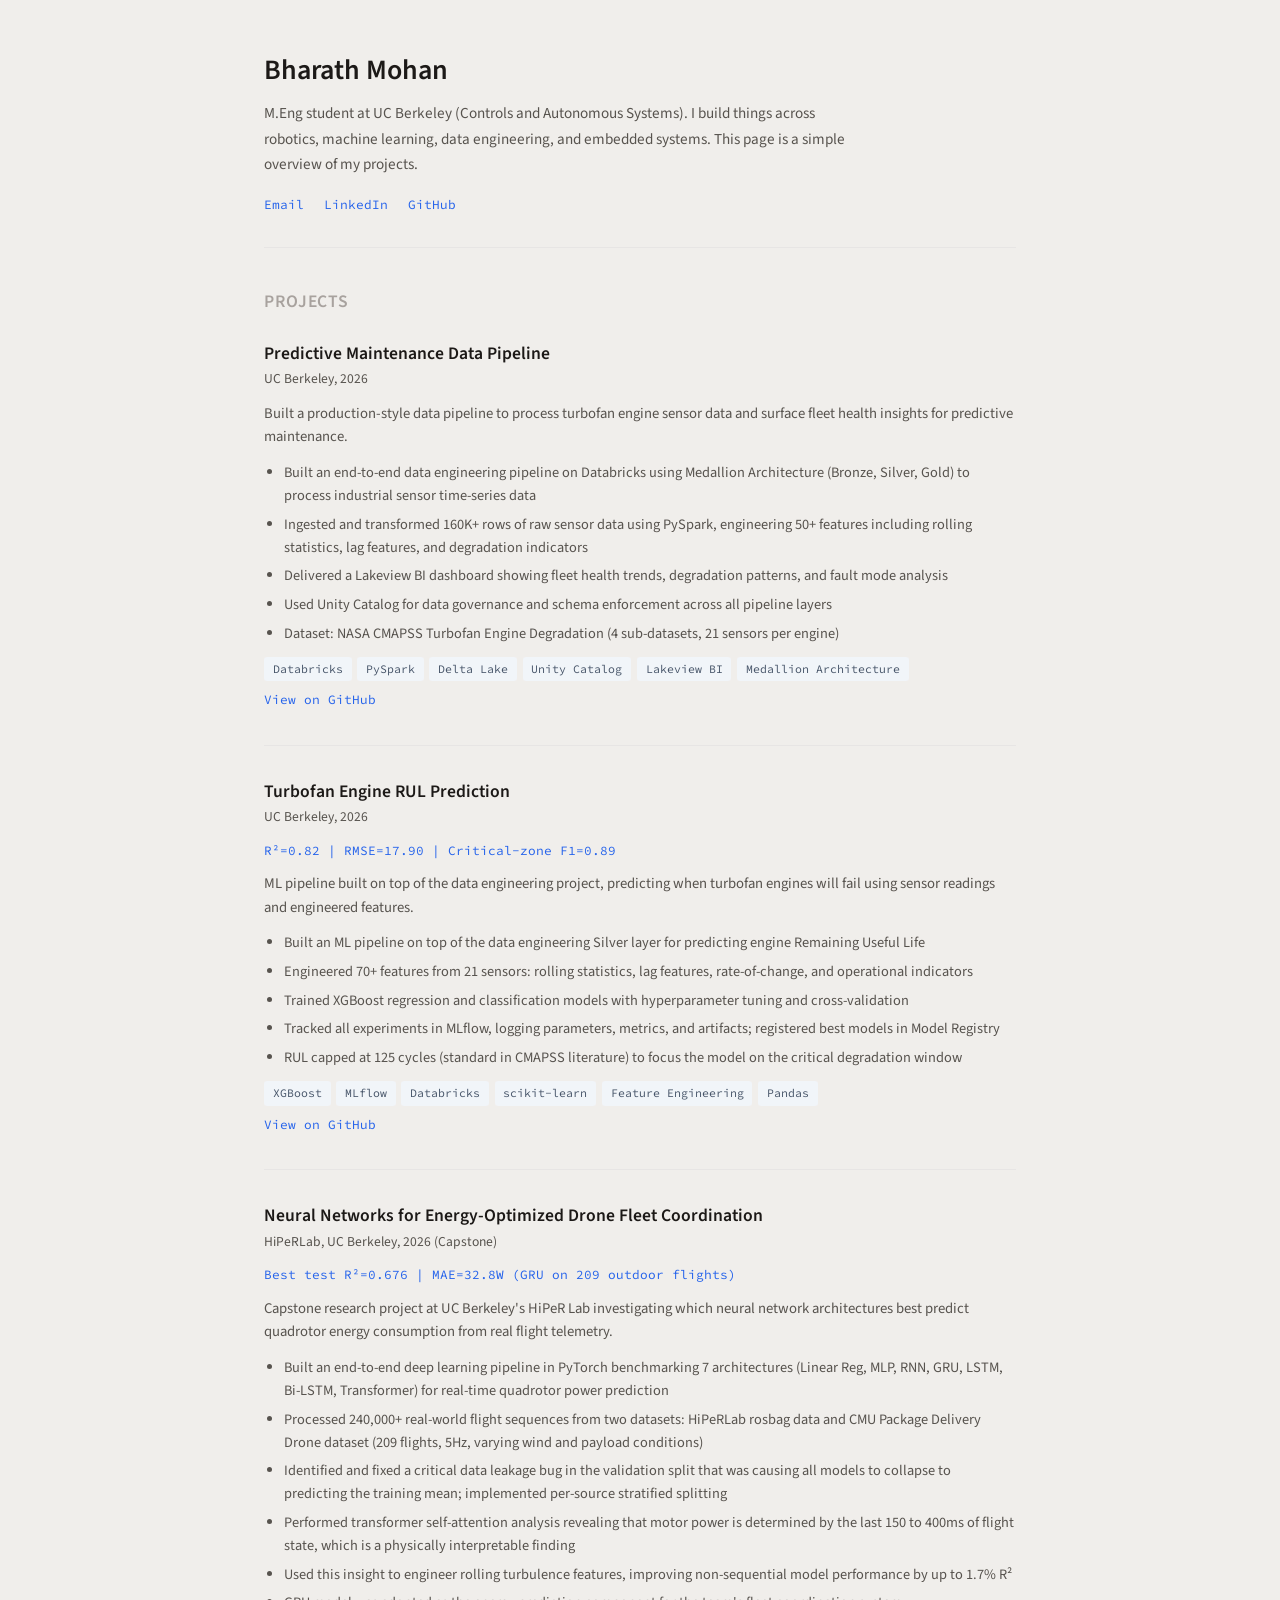
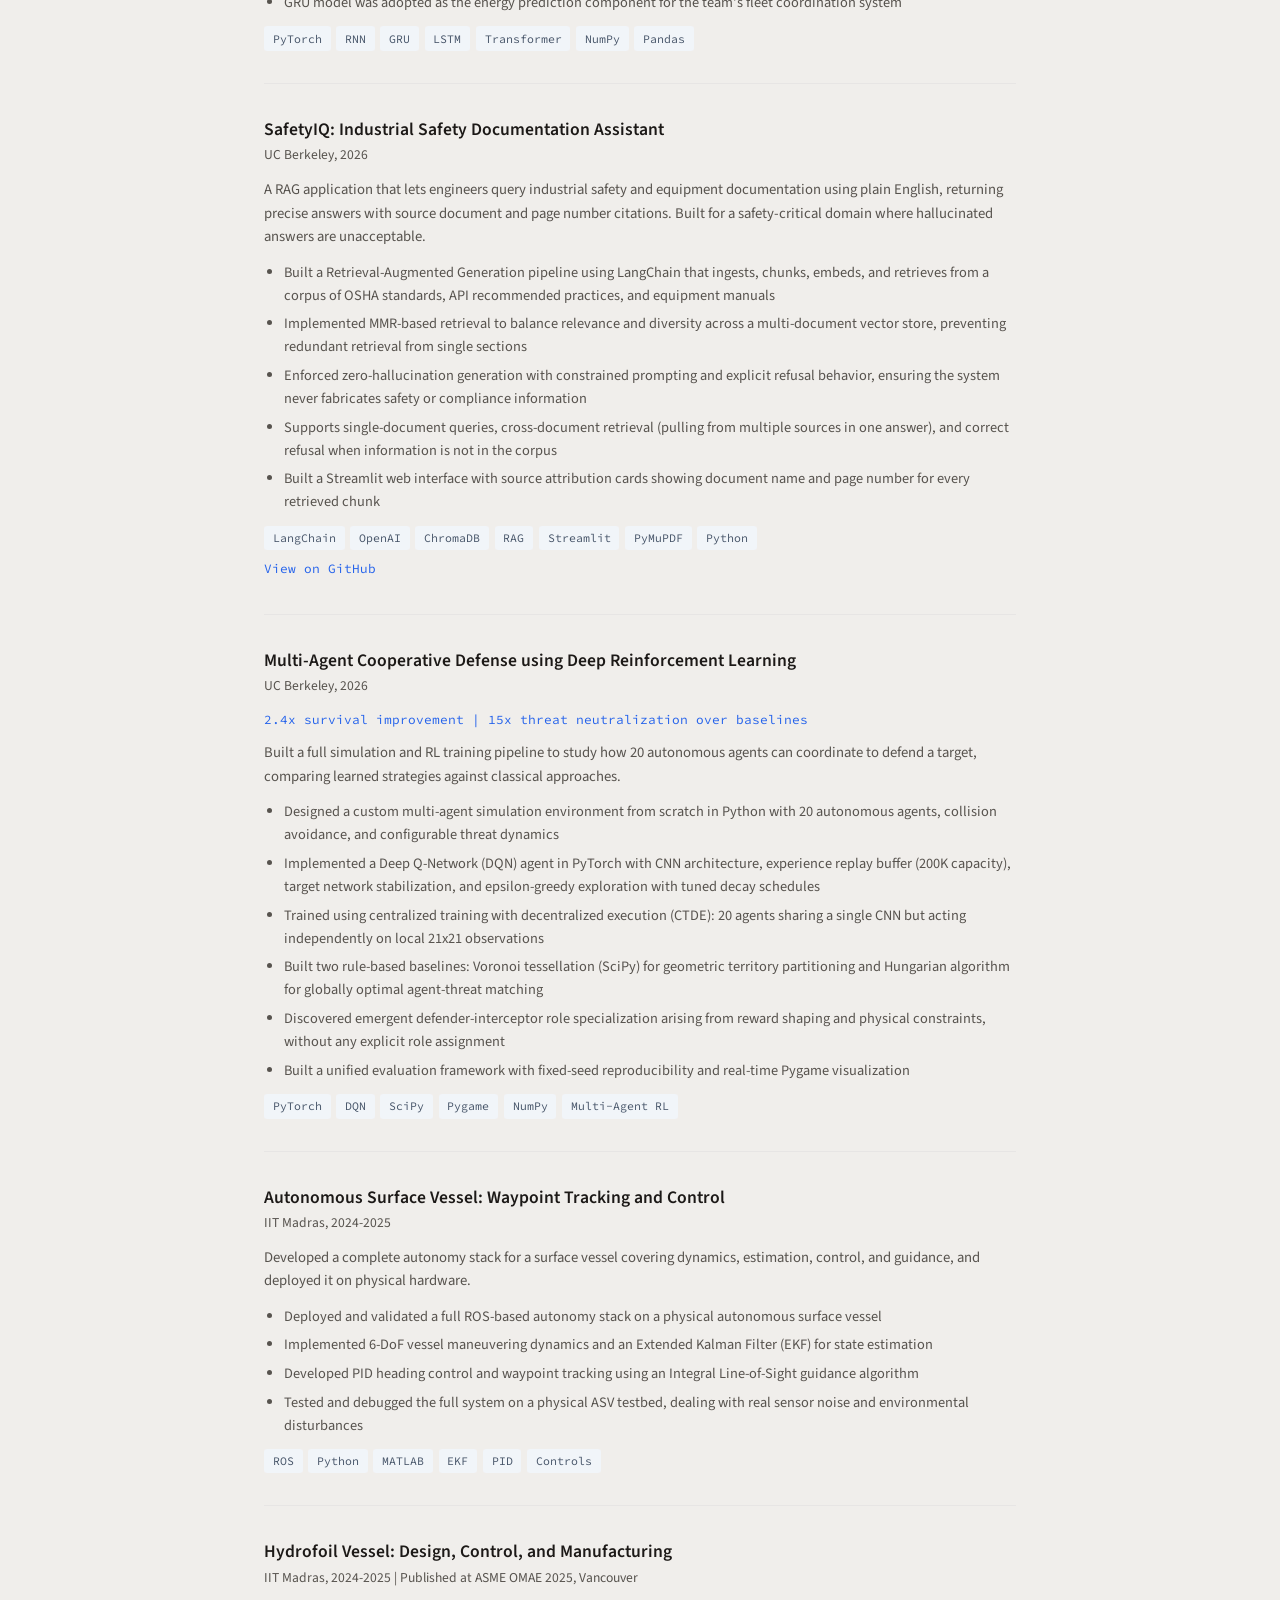
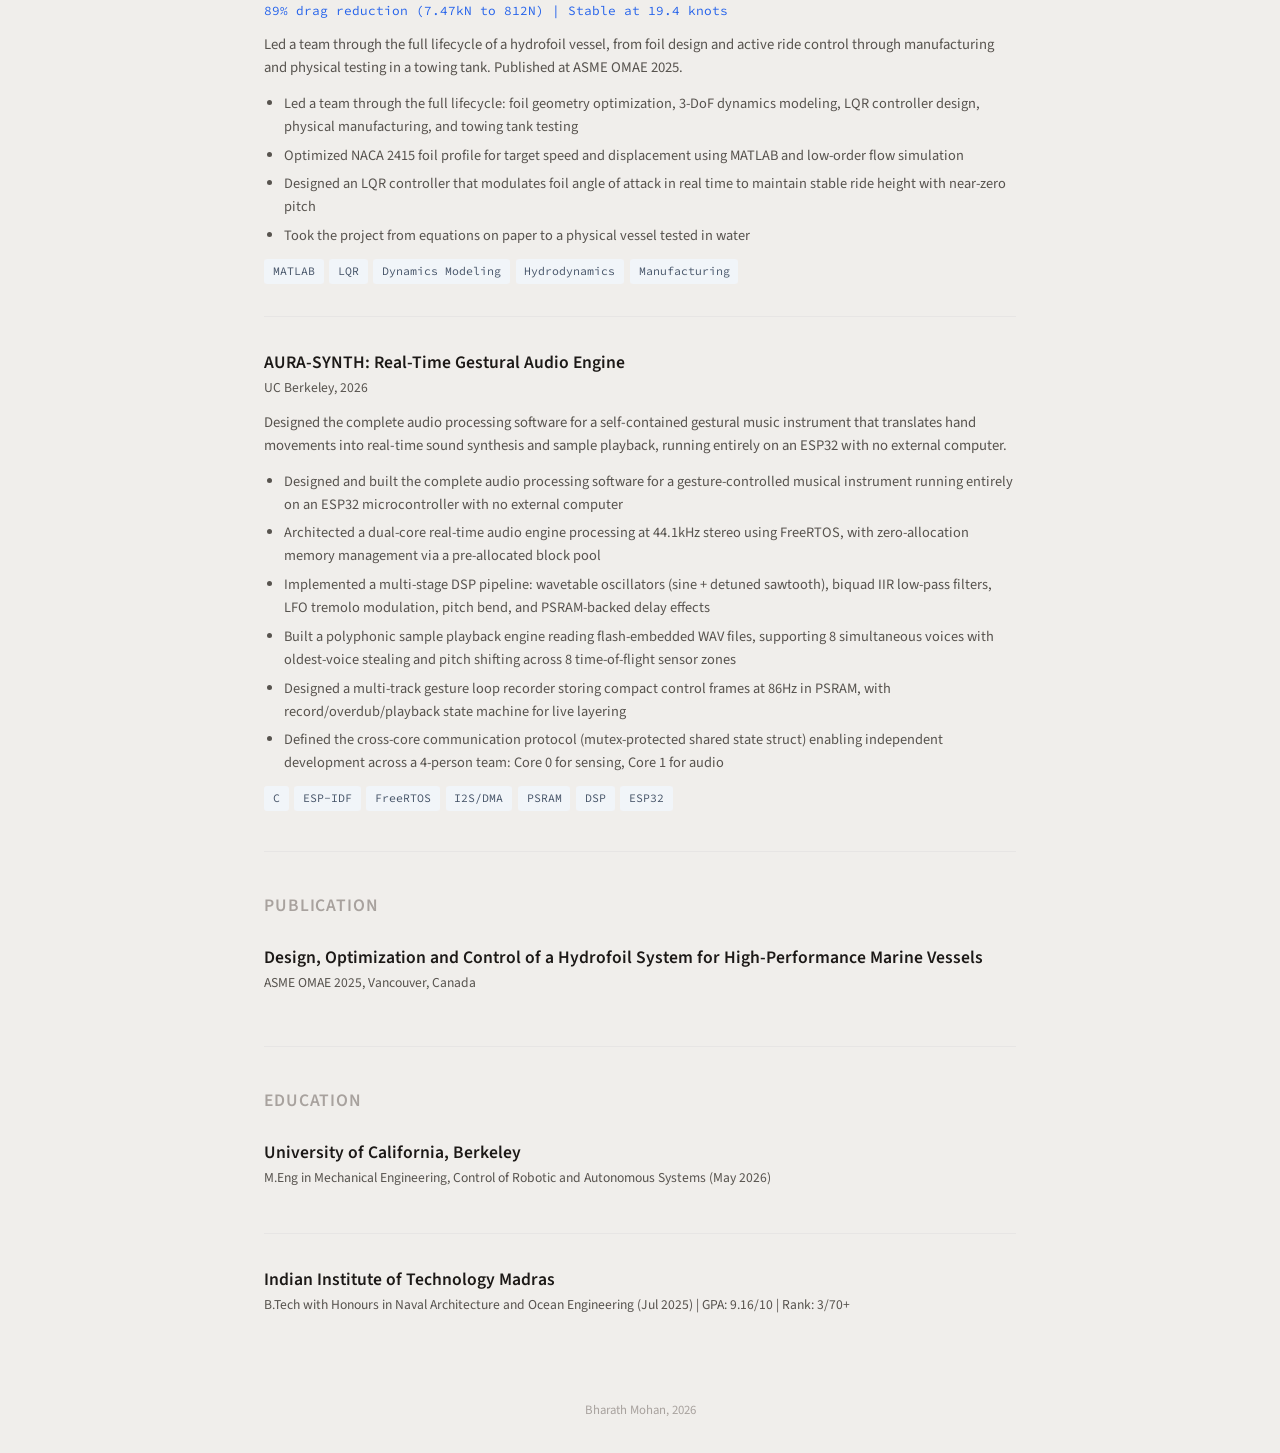
<file: index.html>
<!DOCTYPE html>
<html lang="en">
<head>
    <meta charset="UTF-8">
    <meta name="viewport" content="width=device-width, initial-scale=1.0">
    <title>Bharath Mohan</title>
    <link href="https://fonts.googleapis.com/css2?family=Source+Sans+3:wght@300;400;500;600&family=Source+Code+Pro:wght@400;500&display=swap" rel="stylesheet">
    <style>
        :root {
            --bg: #f0eeeb;
            --text: #1c1917;
            --text-light: #57534e;
            --text-muted: #a8a29e;
            --border: #e7e5e4;
            --accent: #2563eb;
            --tag-bg: #f1f5f9;
            --tag-text: #475569;
        }

        * { margin: 0; padding: 0; box-sizing: border-box; }

        body {
            font-family: 'Source Sans 3', -apple-system, sans-serif;
            background: var(--bg);
            color: var(--text);
            line-height: 1.6;
            -webkit-font-smoothing: antialiased;
        }

        .container {
            max-width: 800px;
            margin: 0 auto;
            padding: 0 1.5rem;
        }

        header {
            padding: 3rem 0 2rem;
            border-bottom: 1px solid var(--border);
        }

        header h1 {
            font-size: 1.75rem;
            font-weight: 600;
            margin-bottom: 0.5rem;
        }

        header p {
            font-size: 0.95rem;
            color: var(--text-light);
            max-width: 600px;
            line-height: 1.7;
        }

        .header-links {
            margin-top: 1rem;
            display: flex;
            gap: 1.25rem;
            flex-wrap: wrap;
        }

        .header-links a {
            font-family: 'Source Code Pro', monospace;
            font-size: 0.8rem;
            color: var(--accent);
            text-decoration: none;
        }

        .header-links a:hover { text-decoration: underline; }

        section {
            padding: 2.5rem 0;
            border-bottom: 1px solid var(--border);
        }

        section:last-of-type { border-bottom: none; }

        section h2 {
            font-size: 1.1rem;
            font-weight: 600;
            text-transform: uppercase;
            letter-spacing: 0.05em;
            color: var(--text-muted);
            margin-bottom: 1.5rem;
        }

        .project {
            margin-bottom: 2rem;
            padding-bottom: 2rem;
            border-bottom: 1px solid var(--border);
        }

        .project:last-child {
            margin-bottom: 0;
            padding-bottom: 0;
            border-bottom: none;
        }

        .project h3 {
            font-size: 1.1rem;
            font-weight: 600;
        }

        .project-context {
            font-size: 0.85rem;
            color: var(--text-light);
            margin-bottom: 0.75rem;
        }

        .project-result {
            font-family: 'Source Code Pro', monospace;
            font-size: 0.8rem;
            color: var(--accent);
            margin-bottom: 0.75rem;
        }

        .project ul {
            padding-left: 1.25rem;
            margin-bottom: 0.75rem;
        }

        .project li {
            font-size: 0.9rem;
            color: var(--text-light);
            margin-bottom: 0.35rem;
            line-height: 1.6;
        }

        .tags {
            display: flex;
            flex-wrap: wrap;
            gap: 0.35rem;
            margin-top: 0.5rem;
        }

        .tag {
            font-family: 'Source Code Pro', monospace;
            font-size: 0.72rem;
            padding: 0.2rem 0.55rem;
            background: var(--tag-bg);
            color: var(--tag-text);
            border-radius: 3px;
        }

        .github-link {
            display: inline-block;
            margin-top: 0.5rem;
            font-family: 'Source Code Pro', monospace;
            font-size: 0.8rem;
            color: var(--accent);
            text-decoration: none;
        }

        .github-link:hover { text-decoration: underline; }

        footer {
            padding: 2rem 0;
            text-align: center;
            font-size: 0.8rem;
            color: var(--text-muted);
        }

        @media (max-width: 600px) {
            header { padding: 2rem 0 1.5rem; }
        }
    </style>
</head>
<body>

<div class="container">

<header>
    <h1>Bharath Mohan</h1>
    <p>M.Eng student at UC Berkeley (Controls and Autonomous Systems). I build things across robotics, machine learning, data engineering, and embedded systems. This page is a simple overview of my projects.</p>
    <div class="header-links">
        <a href="mailto:bharathvinodmohan@gmail.com">Email</a>
        <a href="https://linkedin.com/in/vbharathmohan" target="_blank">LinkedIn</a>
        <a href="https://github.com/vbharathmohan/bharath-data-portfolio" target="_blank">GitHub</a>
    </div>
</header>

<section>
    <h2>Projects</h2>

    <div class="project">
        <h3>Predictive Maintenance Data Pipeline</h3>
        <div class="project-context">UC Berkeley, 2026</div>
        <p style="font-size: 0.92rem; color: var(--text-light); margin-bottom: 0.75rem;">Built a production-style data pipeline to process turbofan engine sensor data and surface fleet health insights for predictive maintenance.</p>
        <ul>
            <li>Built an end-to-end data engineering pipeline on Databricks using Medallion Architecture (Bronze, Silver, Gold) to process industrial sensor time-series data</li>
            <li>Ingested and transformed 160K+ rows of raw sensor data using PySpark, engineering 50+ features including rolling statistics, lag features, and degradation indicators</li>
            <li>Delivered a Lakeview BI dashboard showing fleet health trends, degradation patterns, and fault mode analysis</li>
            <li>Used Unity Catalog for data governance and schema enforcement across all pipeline layers</li>
            <li>Dataset: NASA CMAPSS Turbofan Engine Degradation (4 sub-datasets, 21 sensors per engine)</li>
        </ul>
        <div class="tags">
            <span class="tag">Databricks</span>
            <span class="tag">PySpark</span>
            <span class="tag">Delta Lake</span>
            <span class="tag">Unity Catalog</span>
            <span class="tag">Lakeview BI</span>
            <span class="tag">Medallion Architecture</span>
        </div>
        <a href="https://github.com/vbharathmohan/bharath-data-portfolio/tree/main/cmapss-pipeline" class="github-link" target="_blank">View on GitHub</a>
    </div>

    <div class="project">
        <h3>Turbofan Engine RUL Prediction</h3>
        <div class="project-context">UC Berkeley, 2026</div>
        <div class="project-result">R²=0.82 | RMSE=17.90 | Critical-zone F1=0.89</div>
        <p style="font-size: 0.92rem; color: var(--text-light); margin-bottom: 0.75rem;">ML pipeline built on top of the data engineering project, predicting when turbofan engines will fail using sensor readings and engineered features.</p>
        <ul>
            <li>Built an ML pipeline on top of the data engineering Silver layer for predicting engine Remaining Useful Life</li>
            <li>Engineered 70+ features from 21 sensors: rolling statistics, lag features, rate-of-change, and operational indicators</li>
            <li>Trained XGBoost regression and classification models with hyperparameter tuning and cross-validation</li>
            <li>Tracked all experiments in MLflow, logging parameters, metrics, and artifacts; registered best models in Model Registry</li>
            <li>RUL capped at 125 cycles (standard in CMAPSS literature) to focus the model on the critical degradation window</li>
        </ul>
        <div class="tags">
            <span class="tag">XGBoost</span>
            <span class="tag">MLflow</span>
            <span class="tag">Databricks</span>
            <span class="tag">scikit-learn</span>
            <span class="tag">Feature Engineering</span>
            <span class="tag">Pandas</span>
        </div>
        <a href="https://github.com/vbharathmohan/bharath-data-portfolio/tree/main/cmapss-ml" class="github-link" target="_blank">View on GitHub</a>
    </div>

    <div class="project">
        <h3>Neural Networks for Energy-Optimized Drone Fleet Coordination</h3>
        <div class="project-context">HiPeRLab, UC Berkeley, 2026 (Capstone)</div>
        <div class="project-result">Best test R²=0.676 | MAE=32.8W (GRU on 209 outdoor flights)</div>
        <p style="font-size: 0.92rem; color: var(--text-light); margin-bottom: 0.75rem;">Capstone research project at UC Berkeley's HiPeR Lab investigating which neural network architectures best predict quadrotor energy consumption from real flight telemetry.</p>
        <ul>
            <li>Built an end-to-end deep learning pipeline in PyTorch benchmarking 7 architectures (Linear Reg, MLP, RNN, GRU, LSTM, Bi-LSTM, Transformer) for real-time quadrotor power prediction</li>
            <li>Processed 240,000+ real-world flight sequences from two datasets: HiPeRLab rosbag data and CMU Package Delivery Drone dataset (209 flights, 5Hz, varying wind and payload conditions)</li>
            <li>Identified and fixed a critical data leakage bug in the validation split that was causing all models to collapse to predicting the training mean; implemented per-source stratified splitting</li>
            <li>Performed transformer self-attention analysis revealing that motor power is determined by the last 150 to 400ms of flight state, which is a physically interpretable finding</li>
            <li>Used this insight to engineer rolling turbulence features, improving non-sequential model performance by up to 1.7% R²</li>
            <li>GRU model was adopted as the energy prediction component for the team's fleet coordination system</li>
        </ul>
        <div class="tags">
            <span class="tag">PyTorch</span>
            <span class="tag">RNN</span>
            <span class="tag">GRU</span>
            <span class="tag">LSTM</span>
            <span class="tag">Transformer</span>
            <span class="tag">NumPy</span>
            <span class="tag">Pandas</span>
        </div>
    </div>


    <div class="project">
        <h3>SafetyIQ: Industrial Safety Documentation Assistant</h3>
        <div class="project-context">UC Berkeley, 2026</div>
        <p style="font-size: 0.92rem; color: var(--text-light); margin-bottom: 0.75rem;">A RAG application that lets engineers query industrial safety and equipment documentation using plain English, returning precise answers with source document and page number citations. Built for a safety-critical domain where hallucinated answers are unacceptable.</p>
        <ul>
            <li>Built a Retrieval-Augmented Generation pipeline using LangChain that ingests, chunks, embeds, and retrieves from a corpus of OSHA standards, API recommended practices, and equipment manuals</li>
            <li>Implemented MMR-based retrieval to balance relevance and diversity across a multi-document vector store, preventing redundant retrieval from single sections</li>
            <li>Enforced zero-hallucination generation with constrained prompting and explicit refusal behavior, ensuring the system never fabricates safety or compliance information</li>
            <li>Supports single-document queries, cross-document retrieval (pulling from multiple sources in one answer), and correct refusal when information is not in the corpus</li>
            <li>Built a Streamlit web interface with source attribution cards showing document name and page number for every retrieved chunk</li>
        </ul>
        <div class="tags">
            <span class="tag">LangChain</span>
            <span class="tag">OpenAI</span>
            <span class="tag">ChromaDB</span>
            <span class="tag">RAG</span>
            <span class="tag">Streamlit</span>
            <span class="tag">PyMuPDF</span>
            <span class="tag">Python</span>
        </div>
        <a href="https://github.com/vbharathmohan/bharath-data-portfolio/tree/main/safetyiq" class="github-link" target="_blank">View on GitHub</a>
    </div>

    

    <div class="project">
        <h3>Multi-Agent Cooperative Defense using Deep Reinforcement Learning</h3>
        <div class="project-context">UC Berkeley, 2026</div>
        <div class="project-result">2.4x survival improvement | 15x threat neutralization over baselines</div>
        <p style="font-size: 0.92rem; color: var(--text-light); margin-bottom: 0.75rem;">Built a full simulation and RL training pipeline to study how 20 autonomous agents can coordinate to defend a target, comparing learned strategies against classical approaches.</p>
        <ul>
            <li>Designed a custom multi-agent simulation environment from scratch in Python with 20 autonomous agents, collision avoidance, and configurable threat dynamics</li>
            <li>Implemented a Deep Q-Network (DQN) agent in PyTorch with CNN architecture, experience replay buffer (200K capacity), target network stabilization, and epsilon-greedy exploration with tuned decay schedules</li>
            <li>Trained using centralized training with decentralized execution (CTDE): 20 agents sharing a single CNN but acting independently on local 21x21 observations</li>
            <li>Built two rule-based baselines: Voronoi tessellation (SciPy) for geometric territory partitioning and Hungarian algorithm for globally optimal agent-threat matching</li>
            <li>Discovered emergent defender-interceptor role specialization arising from reward shaping and physical constraints, without any explicit role assignment</li>
            <li>Built a unified evaluation framework with fixed-seed reproducibility and real-time Pygame visualization</li>
        </ul>
        <div class="tags">
            <span class="tag">PyTorch</span>
            <span class="tag">DQN</span>
            <span class="tag">SciPy</span>
            <span class="tag">Pygame</span>
            <span class="tag">NumPy</span>
            <span class="tag">Multi-Agent RL</span>
        </div>
    </div>

    <div class="project">
        <h3>Autonomous Surface Vessel: Waypoint Tracking and Control</h3>
        <div class="project-context">IIT Madras, 2024-2025</div>
        <p style="font-size: 0.92rem; color: var(--text-light); margin-bottom: 0.75rem;">Developed a complete autonomy stack for a surface vessel covering dynamics, estimation, control, and guidance, and deployed it on physical hardware.</p>
        <ul>
            <li>Deployed and validated a full ROS-based autonomy stack on a physical autonomous surface vessel</li>
            <li>Implemented 6-DoF vessel maneuvering dynamics and an Extended Kalman Filter (EKF) for state estimation</li>
            <li>Developed PID heading control and waypoint tracking using an Integral Line-of-Sight guidance algorithm</li>
            <li>Tested and debugged the full system on a physical ASV testbed, dealing with real sensor noise and environmental disturbances</li>
        </ul>
        <div class="tags">
            <span class="tag">ROS</span>
            <span class="tag">Python</span>
            <span class="tag">MATLAB</span>
            <span class="tag">EKF</span>
            <span class="tag">PID</span>
            <span class="tag">Controls</span>
        </div>
    </div>

    <div class="project">
        <h3>Hydrofoil Vessel: Design, Control, and Manufacturing</h3>
        <div class="project-context">IIT Madras, 2024-2025 | Published at ASME OMAE 2025, Vancouver</div>
        <div class="project-result">89% drag reduction (7.47kN to 812N) | Stable at 19.4 knots</div>
        <p style="font-size: 0.92rem; color: var(--text-light); margin-bottom: 0.75rem;">Led a team through the full lifecycle of a hydrofoil vessel, from foil design and active ride control through manufacturing and physical testing in a towing tank. Published at ASME OMAE 2025.</p>
        <ul>
            <li>Led a team through the full lifecycle: foil geometry optimization, 3-DoF dynamics modeling, LQR controller design, physical manufacturing, and towing tank testing</li>
            <li>Optimized NACA 2415 foil profile for target speed and displacement using MATLAB and low-order flow simulation</li>
            <li>Designed an LQR controller that modulates foil angle of attack in real time to maintain stable ride height with near-zero pitch</li>
            <li>Took the project from equations on paper to a physical vessel tested in water</li>
        </ul>
        <div class="tags">
            <span class="tag">MATLAB</span>
            <span class="tag">LQR</span>
            <span class="tag">Dynamics Modeling</span>
            <span class="tag">Hydrodynamics</span>
            <span class="tag">Manufacturing</span>
        </div>
    </div>

    <div class="project">
        <h3>AURA-SYNTH: Real-Time Gestural Audio Engine</h3>
        <div class="project-context">UC Berkeley, 2026</div>
        <p style="font-size: 0.92rem; color: var(--text-light); margin-bottom: 0.75rem;">Designed the complete audio processing software for a self-contained gestural music instrument that translates hand movements into real-time sound synthesis and sample playback, running entirely on an ESP32 with no external computer.</p>
        <ul>
            <li>Designed and built the complete audio processing software for a gesture-controlled musical instrument running entirely on an ESP32 microcontroller with no external computer</li>
            <li>Architected a dual-core real-time audio engine processing at 44.1kHz stereo using FreeRTOS, with zero-allocation memory management via a pre-allocated block pool</li>
            <li>Implemented a multi-stage DSP pipeline: wavetable oscillators (sine + detuned sawtooth), biquad IIR low-pass filters, LFO tremolo modulation, pitch bend, and PSRAM-backed delay effects</li>
            <li>Built a polyphonic sample playback engine reading flash-embedded WAV files, supporting 8 simultaneous voices with oldest-voice stealing and pitch shifting across 8 time-of-flight sensor zones</li>
            <li>Designed a multi-track gesture loop recorder storing compact control frames at 86Hz in PSRAM, with record/overdub/playback state machine for live layering</li>
            <li>Defined the cross-core communication protocol (mutex-protected shared state struct) enabling independent development across a 4-person team: Core 0 for sensing, Core 1 for audio</li>
        </ul>
        <div class="tags">
            <span class="tag">C</span>
            <span class="tag">ESP-IDF</span>
            <span class="tag">FreeRTOS</span>
            <span class="tag">I2S/DMA</span>
            <span class="tag">PSRAM</span>
            <span class="tag">DSP</span>
            <span class="tag">ESP32</span>
        </div>
    </div>

</section>

<section>
    <h2>Publication</h2>
    <div class="project" style="border-bottom:none; padding-bottom:0; margin-bottom:0;">
        <h3>Design, Optimization and Control of a Hydrofoil System for High-Performance Marine Vessels</h3>
        <div class="project-context">ASME OMAE 2025, Vancouver, Canada</div>
    </div>
</section>

<section>
    <h2>Education</h2>
    <div class="project">
        <h3>University of California, Berkeley</h3>
        <div class="project-context">M.Eng in Mechanical Engineering, Control of Robotic and Autonomous Systems (May 2026)</div>
    </div>
    <div class="project" style="border-bottom:none; padding-bottom:0; margin-bottom:0;">
        <h3>Indian Institute of Technology Madras</h3>
        <div class="project-context">B.Tech with Honours in Naval Architecture and Ocean Engineering (Jul 2025) | GPA: 9.16/10 | Rank: 3/70+</div>
    </div>
</section>

</div>

<footer>
    Bharath Mohan, 2026
</footer>

</body>
</html>
</file>
